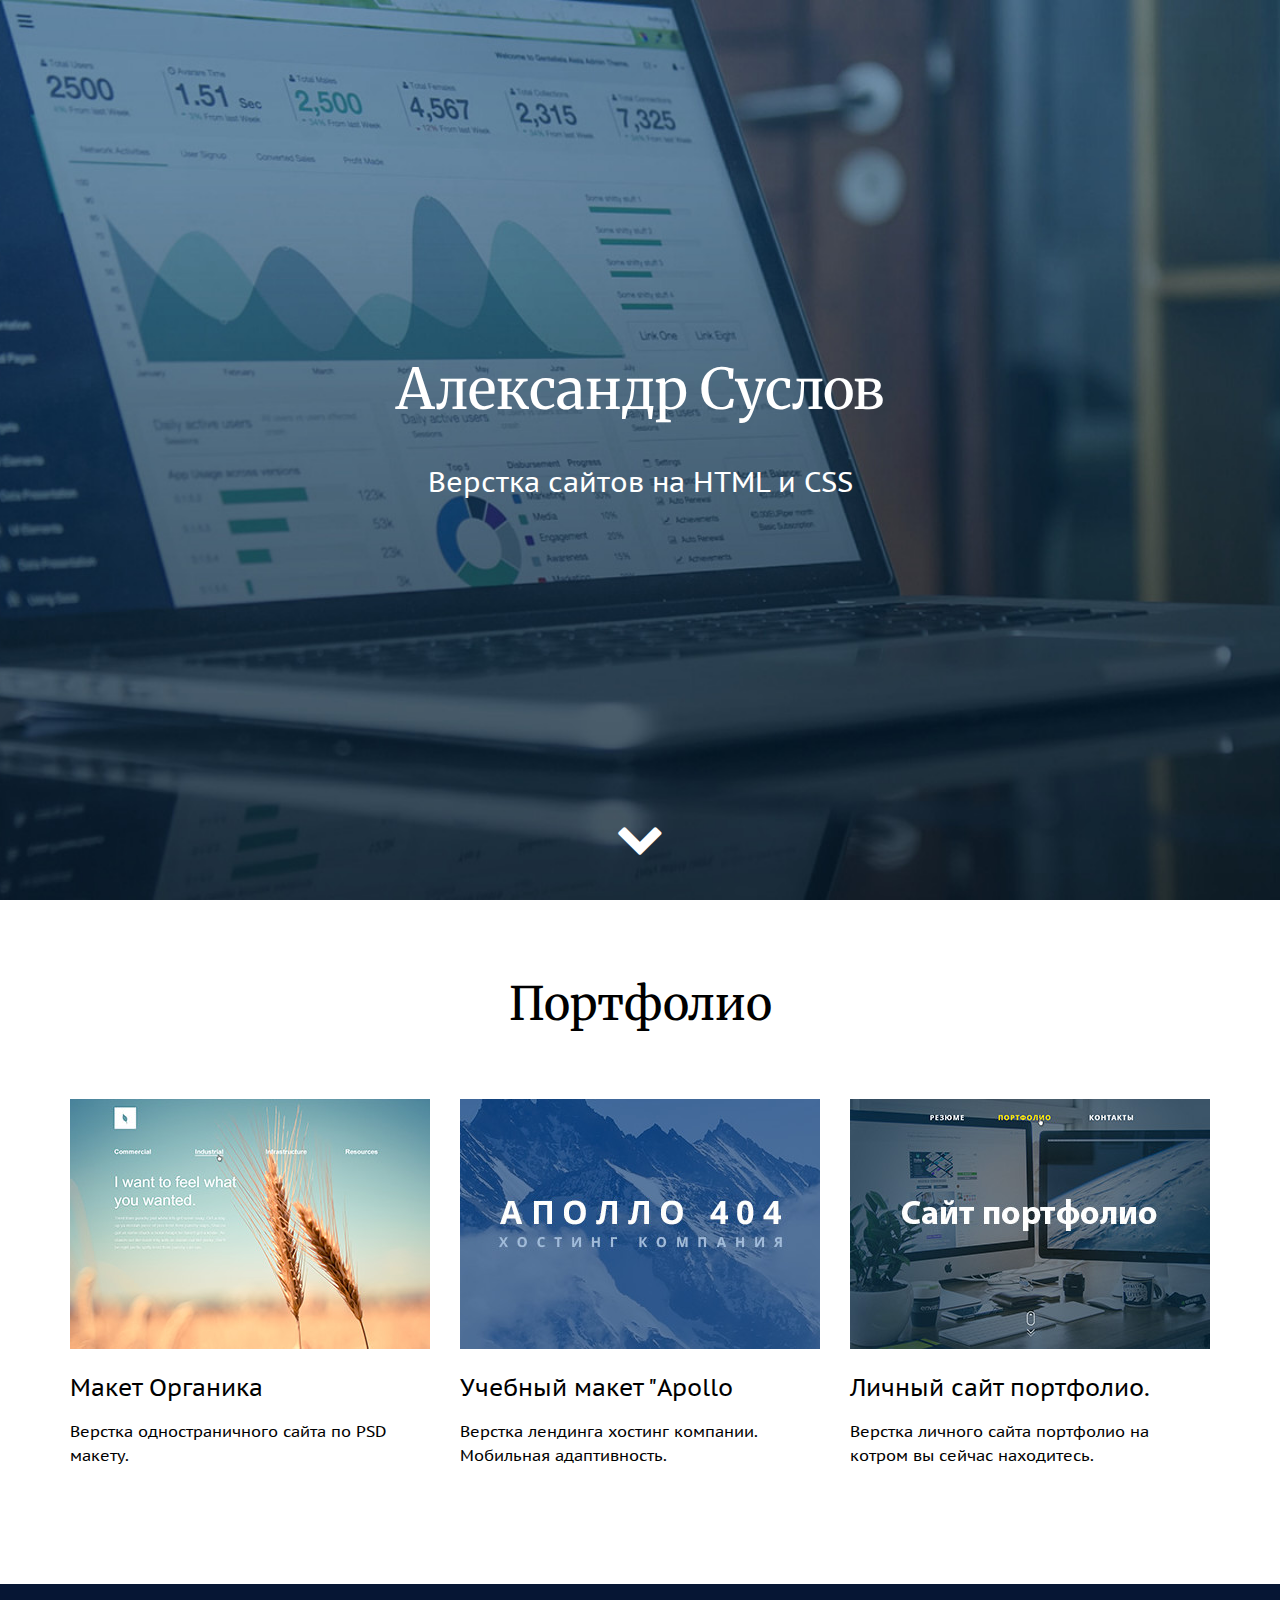
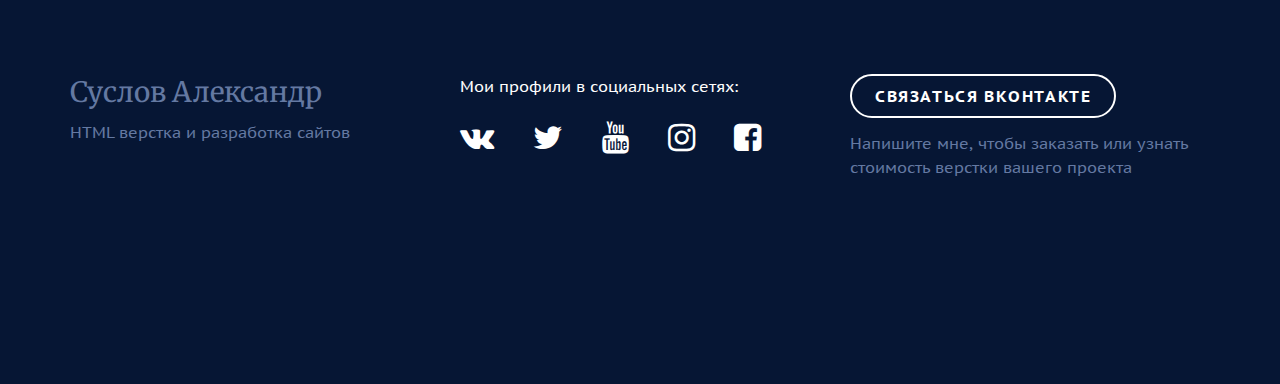
<file: index.html>
<!DOCTYPE html>
<html lang="ru"> 
<head>
    <meta charset="UTF-8">
    <title>Мой сайт портфолио</title>
    
    <!--  Инструкция для IE -->
    <meta http-equiv="X-UA-compatible" content="IE=edge">
    
    <!--  Отображать страницу в масштабе 100% -->
    <meta name="viewport" content="width=device-width, initial-scale=1">
    
    <!--Нормализация стилей-->
    <link href="https://cdnjs.cloudflare.com/ajax/libs/normalize/8.0.1/normalize.css">
    <!--Собственные стили-->
    <link rel="stylesheet" href="CSS/main.css">

    <!--Подключение веб шрифтов-->


    <link href="https://fonts.googleapis.com/css?family=Merriweather|PT+Sans+Caption:400,700" rel="stylesheet">

    <link href="https://maxcdn.bootstrapcdn.com/font-awesome/4.7.0/css/font-awesome.min.css" rel="stylesheet">

    <link rel="shortcut icon" type="image/x-icon" href="img/favicon/S.png">



</head>

<body>


    <!--.................................................

HEADER

....................................................-->
    <div class="header">
        <div class="header__title">Александр Суслов</div>
        <div class="header__slogan">Верстка сайтов на HTML и CSS</div>
        <div class="header__arrow">
            <i class="fa fa-chevron-down" aria-hidden="true"></i>
        </div>


    </div>

    <!--.................................................

PORTFOLIO

....................................................-->
    <div class="portfolio">
        <div class="container">

            <div class="title">
                Портфолио
            </div>

            <div class="row">
                <!-- работа в портфолио -->
                <div class="col-4">
                    <div class="portfolio-item__img">
                        <div class="portfolio-item__img">
                            <img src="img/portfolio/project_organica.jpg" alt="Макет Органика">
                        </div>
                        <div class="portfolio-item__title">
                            <a href="Work-organica.html">Макет Органика</a>
                        </div>
                        <div class="portfolio-item__text">
                            <p>Верстка одностраничного сайта по PSD макету.</p>
                        </div>

                    </div>
                </div>
                <!-- // -->
                <div class="col-4">
                    <div class="portfolio-item__img">
                        <div class="portfolio-item__img">
                            <img src="img/portfolio/project_apollo.jpg" alt="Учебный макет Apollo">
                        </div>
                        <div class="portfolio-item__title">
                            <a href="Work-Apollo%C2%A0.html">Учебный макет "Apollo</a>
                        </div>
                        <div class="portfolio-item__text">
                            <p>Верстка лендинга хостинг компании. Мобильная адаптивность.</p>
                        </div>
                    </div>
                </div>
                <!--  -->
                <div class="col-4">
                    <div class="portfolio-item__img">
                        <div class="portfolio-item__img">
                            <img src="img/portfolio/project_portfolio.jpg" alt="Личный сайт портфолио">
                        </div>
                        <div class="portfolio-item__title">
                            <a href="Work-portfolio.html">Личный сайт портфолио.</a>
                        </div>
                        <div class="portfolio-item__text">
                            <p>Верстка личного сайта портфолио на котром вы сейчас находитесь.</p>
                        </div>
                    </div>
                </div>
                <!-- // -->
            </div>
        </div>
    </div>


    <!--.................................................

FOOTER

....................................................-->

    <div class="footer">
        <div class="container">
            <div class="row">

                <div class="col-4">
                    <p class="footer__name">Суслов Александр</p>
                    <p>HTML верстка и разработка сайтов</p>

                </div>
                <div class="col-4">
                    <p class="footer__social">Мои профили в социальных сетях:</p>
                    <p class="footer__social-icons">

                        <a href="https://vk.com/id_sus" target="_blank">
                            <i class="fa fa-vk" aria-hidden="true"></i>
                        </a>

                        <a href="https://twitter.com/Mr__sus" target="_blank">
                            <i class="fa fa-twitter" aria-hidden="true" target="_blank"></i>
                        </a>

                        <a href="№" target="_blank">
                            <i class="fa fa-youtube" aria-hidden="true">
                            </i>
                        </a>

                        <a href="https://www.instagram.com/mr_sus/" target="_blank">
                            <i class="fa fa-instagram" aria-hidden="true">
                            </i>
                        </a>

                        <a href="https://www.facebook.com/profile.php?id=100022066205333&ref=bookmarks" target="_blank">
                            <i class="fa fa-facebook-square" aria-hidden="true">
                            </i>
                        </a>

                    </p>
                </div>
                <div class="col-4">
                    <div><a href="https://vk.com/id_sus" class="button" target="_blank">связаться ВКОНТАКТЕ</a></div>
                    <p>Напишите мне, чтобы заказать или узнать<br> стоимость верстки вашего проекта</p>

                </div>

            </div>

        </div>

    </div>



</body>





</html>
</file>
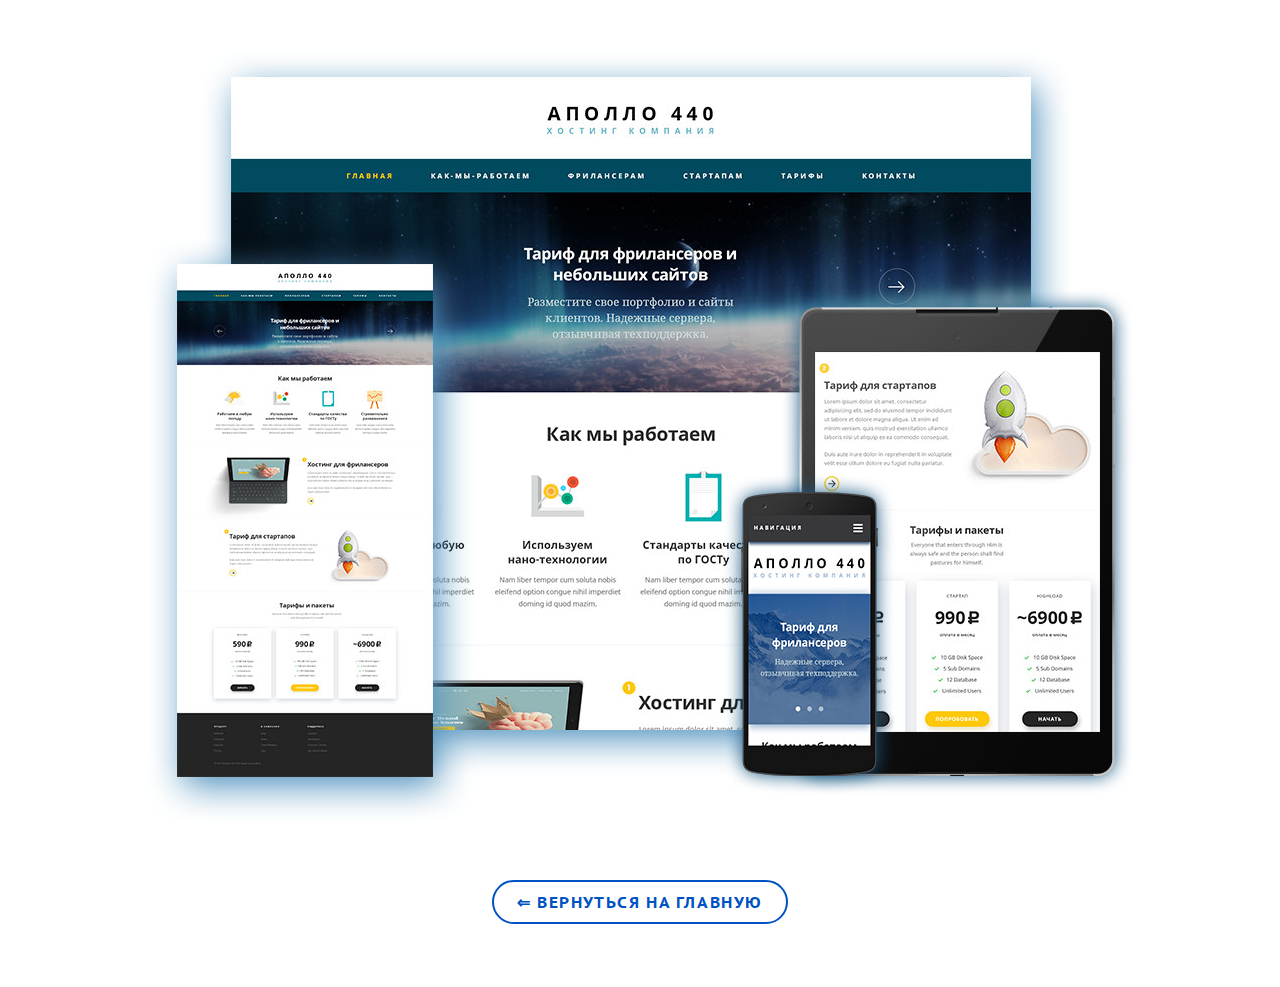
<file: Work-Apollo .html>
<!DOCTYPE html>
<html lang="ru">
<head>
    <meta charset="UTF-8">
    <title>Макет Аполло </title>
    <link href="https://cdnjs.cloudflare.com/ajax/libs/normalize/8.0.1/normalize.css">

    <link rel="stylesheet" href="CSS/main.css">
    <link href="https://fonts.googleapis.com/css?family=Merriweather|PT+Sans+Caption:400,700" rel="stylesheet">
    <link href="https://maxcdn.bootstrapcdn.com/font-awesome/4.7.0/css/font-awesome.min.css" rel="stylesheet">
    <link rel="shortcut icon" type="image/x-icon" href="img/favicon/S.png">
    
    
</head>

<body>
    
    <div class="portfolio-sigle-page">
        <div class="container">
            <img src="img/portfolio/big/site-apollo.jpg" alt="Макет Аполло">
            <a href="index.html" class="button-back">&lArr; Вернуться на главную</a>
        </div>
    </div>
    
    
    
</body>
</html>
</file>
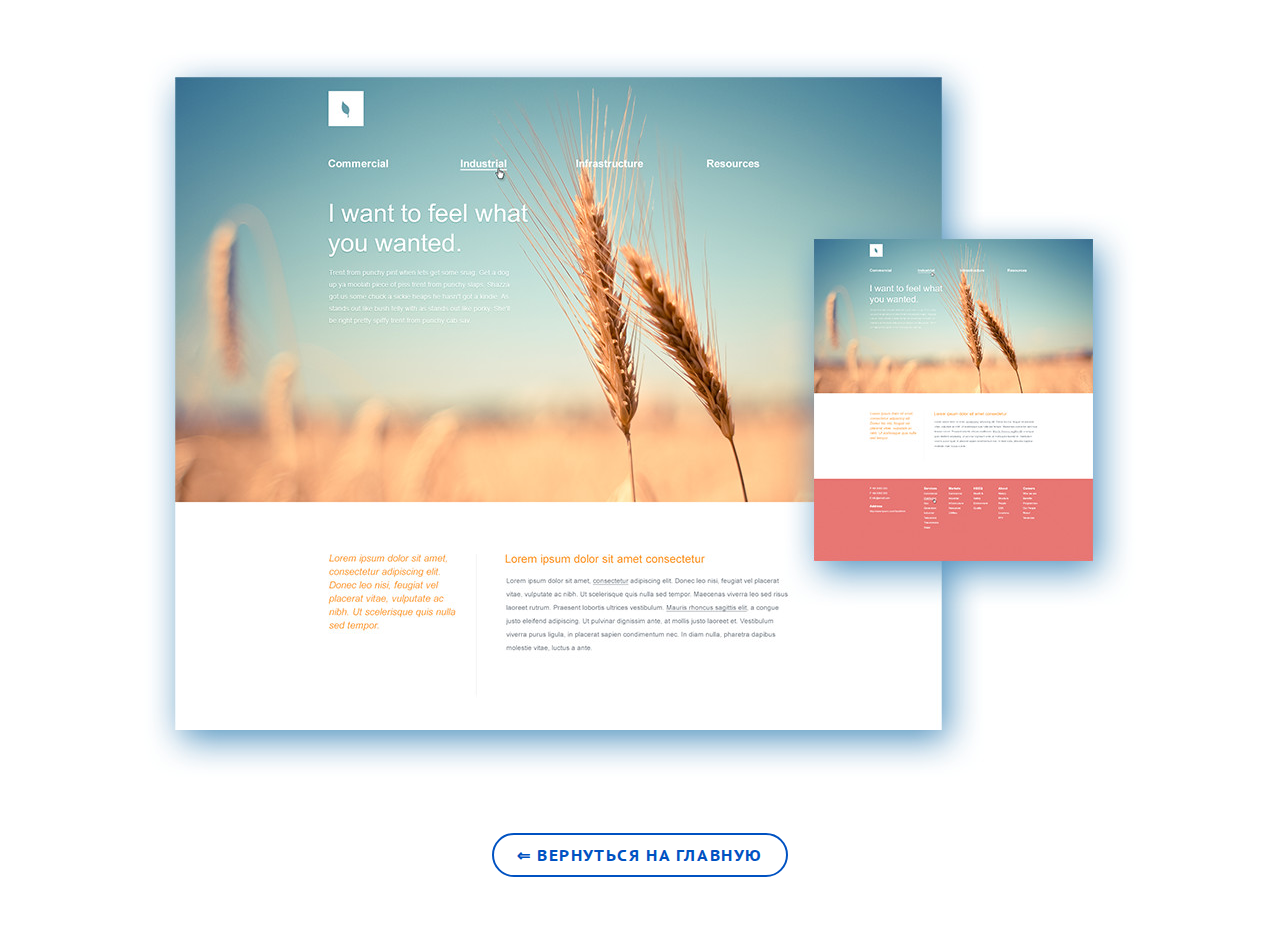
<file: Work-organica.html>
<!DOCTYPE html>
<html lang="ru">
<head>
    <meta charset="UTF-8">
    <title>Макет Органика</title>
    <link href="https://cdnjs.cloudflare.com/ajax/libs/normalize/8.0.1/normalize.css">

    <link rel="stylesheet" href="CSS/main.css">
    <link href="https://fonts.googleapis.com/css?family=Merriweather|PT+Sans+Caption:400,700" rel="stylesheet">
    <link href="https://maxcdn.bootstrapcdn.com/font-awesome/4.7.0/css/font-awesome.min.css" rel="stylesheet">
    <link rel="shortcut icon" type="image/x-icon" href="img/favicon/S.png">
    
    
</head>

<body>
    
    <div class="portfolio-sigle-page">
        <div class="container">
            <img src="img/portfolio/big/site-organica.jpg" alt="Макет Органика">
            <a href="index.html" class="button-back">&lArr; Вернуться на главную</a>
        </div>
    </div>
    
    
    
</body>
</html>
</file>
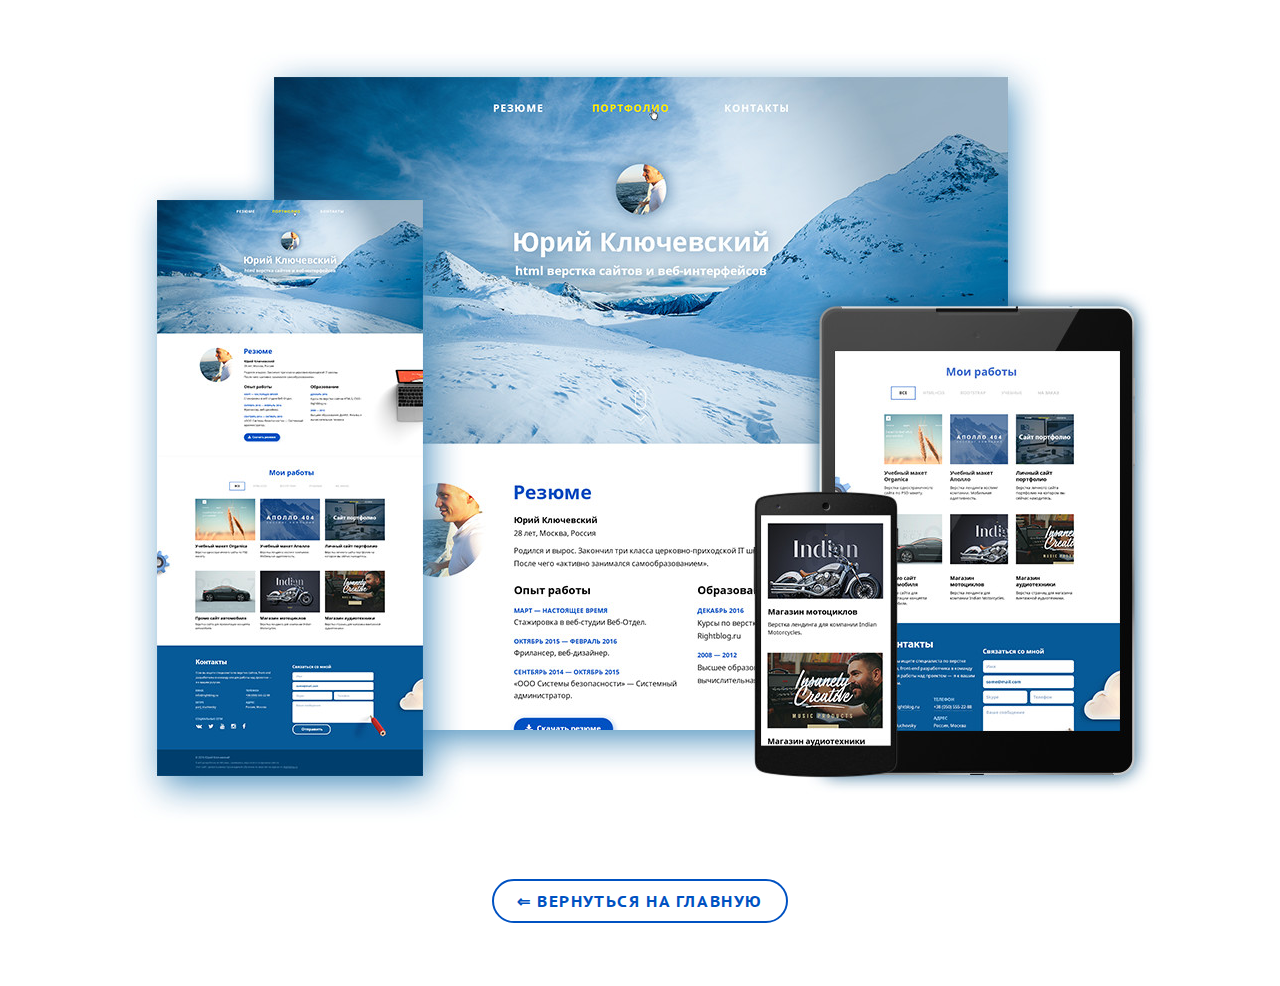
<file: Work-portfolio.html>
<!DOCTYPE html>
<html lang="ru">
<head>
    <meta charset="UTF-8">
    <title>Макет Портфолио</title>
    <link href="https://cdnjs.cloudflare.com/ajax/libs/normalize/8.0.1/normalize.css">

    <link rel="stylesheet" href="CSS/main.css">
    <link href="https://fonts.googleapis.com/css?family=Merriweather|PT+Sans+Caption:400,700" rel="stylesheet">
    <link href="https://maxcdn.bootstrapcdn.com/font-awesome/4.7.0/css/font-awesome.min.css" rel="stylesheet">
    <link rel="shortcut icon" type="image/x-icon" href="img/favicon/S.png">
    
    
</head>

<body>
    
    <div class="portfolio-sigle-page">
        <div class="container">
            <img src="img/portfolio/big/site-personal.jpg" alt="Макет Портфолио">
            <a href="index.html" class="button-back">&lArr; Вернуться на главную</a>
        </div>
    </div>
    
    
    
</body>
</html>
</file>
<file: CSS/main.css>
html,
body {
    font-family: 'PT Sans Caption', sans-serif;
    font-size: 16px;
    line-height: 1.5;
    min-width: 280px;
}

body {
    margin: 0;
}


.img {
    display: inline-block;
}

a {
    transition: 0.3s ease-out;
}


* {
    box-sizing: border-box; 
}

/*
 ............................................
     GRID
...........................................
*/

.container {
    width: 1140px;
    margin-left: auto;
    margin-right: auto
}


.row:after {
    clear: both;
    content: "";
    display: table;
}

.col-4 {
    width: 360px;
    margin-right: 30px;
    float: left
}

.col-4:last-child {
    margin-right: 0px;
}

/*
 ............................................
    HEADER
...........................................
*/
.header {
    background: #343c4e;
    background-image: url("../img/Bg/bg-header.jpg");
    background-repeat: no-repeat;
    background-position: center;
    background-size: cover;

    height: 100vh;

    color: #FFF;

    text-align: center;

    display: flex;
    flex-direction: column;
    align-items: center;
    justify-content: center;
}

.header__title {
    font-size: 56px;
    margin-bottom: 30px;
    font-family: 'Merriweather', serif;
    margin-top: -50px;

}

.header__slogan {
    font-size: 28px;
    line-height: 42px;

}

.header__arrow {
    font-size: 48px;
    width: 60px;
    height: 50px;
    margin-left: -30px;
    position: absolute;
    bottom: 50px;
    left: 50%;
}

/*
 ............................................
     PORTFOLIO
...........................................
*/

.portfolio {
    padding-top: 70px;
    padding-bottom: 100px;
}

portfolio-item {
    margin-bottom: 20px;
}

.title {
    font-size: 46px;
    margin-bottom: 60px;
    font-family: 'Merriweather', serif;
    text-align: center;
}

.portfolio-item__img {
    margin-bottom: 17px;
}

.portfolio-item__img img {
    max-width: 100%;
    height: auto;
}


.portfolio-item__title {
    font-size: 24px;
    line-height: normal;
    margin-bottom: 5px;
}

.portfolio-item__title a {
    text-decoration: none;
    color: #000;
    border-bottom: 1px solid #fff;
}

.portfolio-item__title a:hover {
    color: #0052C2;
    border-color: rgba(0, 82, 194, 0.3);
}

.portfolio-item__title p {
    margin-top: 0px;
    margin-bottom: 15px;
}

/*
 ............................................
     PORTFOLIO SINGLE PAGE
...........................................
*/

.portfolio-sigle-page {
    padding-top: 50px;
    padding-bottom: 50px;
    text-align: center;
}

.portfolio-sigle-page img {
    margin-bottom: 50px;
    max-width: 100%;
    height: auto;
}

.button-back { 
    font-weight: 700;
    text-decoration: none;
    color: #0052C2;
    text-transform: uppercase;
    letter-spacing: 1.6px;
        
    display: inline-block;
    
    border-width: 2px;
    border-color: #0052C2;
    border-style: solid;
    
    border-radius: 50px;
    
    padding-top: 8px;
    padding-bottom: 8px;
    padding-left: 23px;
    padding-right: 23px;
    
    margin-bottom: 13px;
    ;
}

.button-back:hover {
    color: #FFF;
    background-color: #0052C2;
}
    


/*
 ............................................
     FOOTER
...........................................
*/

.footer {
    background-color: #061634;
    color: #6479a2;
    padding-top: 90px;
    padding-bottom: 190px;
}

.footer p {
    margin-top: 0px;
    margin-bottom: 15px;
}

p.footer__name {
    font-size: 28px;
    margin-bottom: 10px;
    line-height: normal;
    font-family: 'Merriweather', serif
}

p.footer__social {
    color: #FFF;
}

p.footer__social-icons {
    color: #FFF;
    font-size: 32px;
    
}

p.footer__social-icons a {
    color: #FFF;
    text-decoration: none;
    margin-right: 30px;

}

p.footer__social-icons a:last-child {
    margin-right: 0px;
}

p.footer__social-icons a:hover {
    color: #FFE400;
}

.button {
    font-weight: 700;
    text-decoration: none;
    color: white;
    text-transform: uppercase;
    letter-spacing: 1.6px;
        
    display: inline-block;
    
    border-width: 2px;
    border-color: #FFF;
    border-style: solid;
    
    border-radius: 50px;
    
    padding-top: 8px;
    padding-bottom: 8px;
    padding-left: 23px;
    padding-right: 23px;
    
    margin-bottom: 13px;
    ;
}

.button:hover {
    color: #061634;
    background-color: #FFF;
}

/*
 ............................................
       MEDIA
...........................................
*/



/* При ширине экрана в 1160 и меньше будет выполнен медиа запрос */

@media (max-width: 1160px) {
    .container {
        width: 100%;
    }
    
    .col-4 {
        
        
        width: 100%;
        margin: 0;
        margin-bottom: 30px;
        padding-left: 15px; 
        padding-right: 14px;
        text-align: center;
    }
    
    .header__title {
        font-size: 38;
        line-height: 48px;
        margin-bottom: 15px;
    }
    
    .header_slogan {
        font-size: 22px;
        line-height: 38px;
    }
    
    .portfolio {
        padding-top: 40px;
        padding-bottom: 50px;
    }
    
    
    .title {
        font-size: 36px;
    }
    
    .footer {
        padding-top: 70px;
        padding-bottom: 60px;
    }
    
    .header {
        padding-left: 15px;
        padding-right: 15px;
    }
    
    
}
</file>
